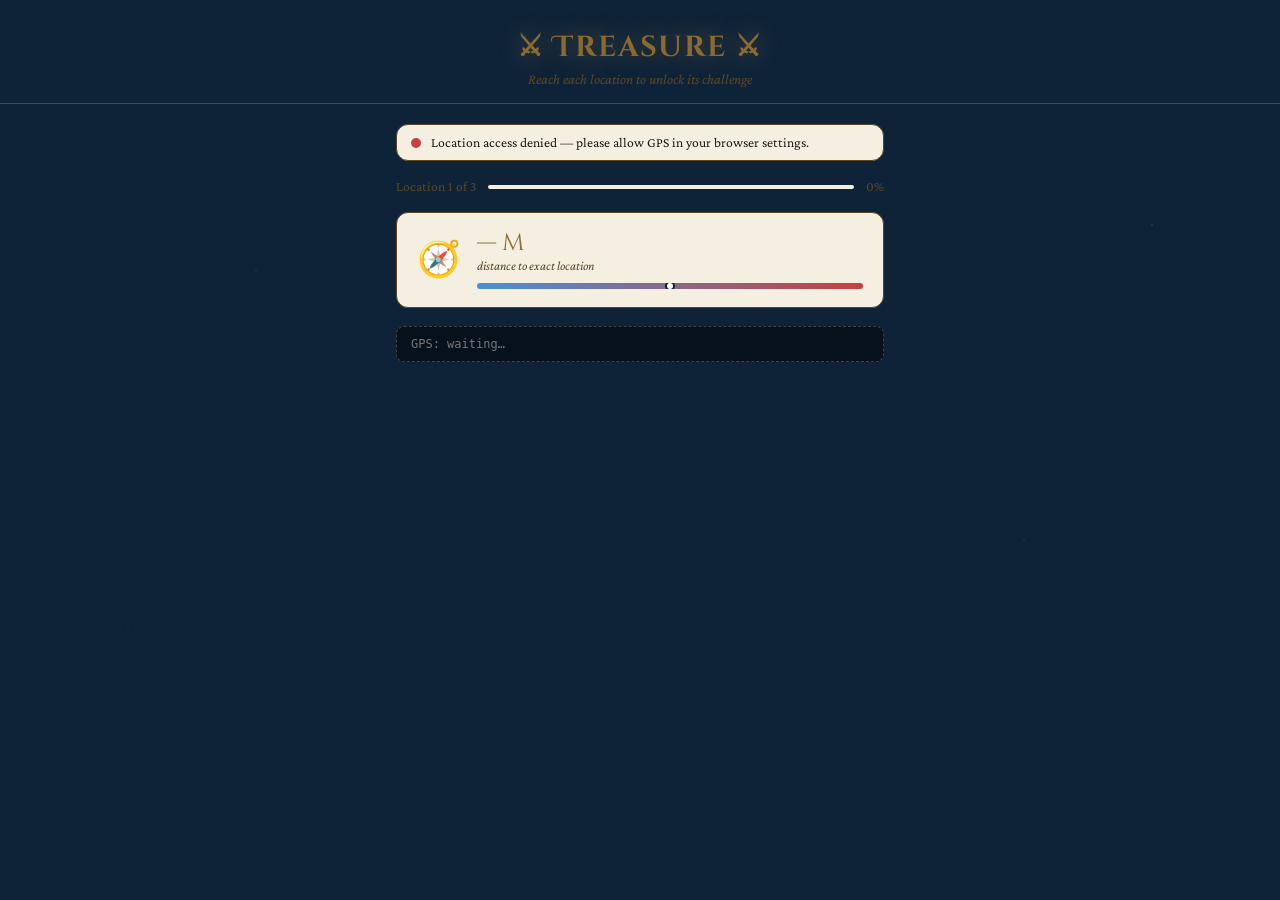
<file: index.html>
<!DOCTYPE html>
<html lang="en">
<head>
  <meta charset="UTF-8" />
  <meta name="viewport" content="width=device-width, initial-scale=1.0" />
  <meta name="apple-mobile-web-app-capable" content="yes" />
  <meta name="mobile-web-app-capable" content="yes" />
  <title>ArmyRiot | Location Hunt</title>
  <link rel="manifest" href="manifest.json" />
  <link rel="apple-touch-icon" href="icon.svg" />
  <link rel="preconnect" href="https://fonts.googleapis.com" />
  <link href="https://fonts.googleapis.com/css2?family=Cinzel+Decorative:wght@700&family=Crimson+Pro:ital,wght@0,300;0,400;1,300&display=swap" rel="stylesheet" />

  <style>
    :root {
      --bg:        #0f2338;
      --surface:   #f4efe1;
      --gold:      #8c6a2f;
      --gold-dim:  #5d4721;
      --parchment: #1f1a17;
      --red:       #c94040;
      --green:     #4caf78;
      --text:      #1f1a17;
      --radius:    12px;
    }

    *, *::before, *::after { box-sizing: border-box; margin: 0; padding: 0; }

    body {
      background: var(--bg);
      color: var(--text);
      font-family: 'Crimson Pro', Georgia, serif;
      font-size: 18px;
      min-height: 100dvh;
      display: flex;
      flex-direction: column;
      overflow-x: hidden;
    }

    /* subtle paper-dust field */
    body::before {
      content: '';
      position: fixed; inset: 0;
      background-image:
        radial-gradient(1px 1px at 20% 30%, rgba(255,255,255,.18), transparent),
        radial-gradient(1px 1px at 55% 15%, rgba(255,255,255,.15), transparent),
        radial-gradient(1px 1px at 80% 60%, rgba(255,255,255,.14), transparent),
        radial-gradient(1px 1px at 10% 70%, rgba(255,255,255,.12), transparent),
        radial-gradient(1px 1px at 65% 80%, rgba(255,255,255,.12), transparent),
        radial-gradient(1px 1px at 40% 90%, rgba(255,255,255,.1), transparent),
        radial-gradient(1.5px 1.5px at 90% 25%, rgba(255,255,255,.14), transparent),
        radial-gradient(1px 1px at 35% 55%, rgba(255,255,255,.1), transparent);
      pointer-events: none;
      z-index: 0;
    }

    header {
      position: relative; z-index: 1;
      text-align: center;
      padding: 28px 20px 16px;
      border-bottom: 1px solid var(--gold-dim);
    }

    header h1 {
      font-family: 'Cinzel Decorative', serif;
      font-size: clamp(1.2rem, 5vw, 1.8rem);
      color: var(--gold);
      letter-spacing: .05em;
      text-shadow: 0 0 24px rgba(212,168,83,.4);
    }

    header p {
      font-style: italic;
      font-size: .9rem;
      color: var(--gold-dim);
      margin-top: 4px;
    }

    main {
      position: relative; z-index: 1;
      flex: 1;
      display: flex;
      flex-direction: column;
      gap: 18px;
      padding: 20px 16px 32px;
      max-width: 520px;
      width: 100%;
      margin: 0 auto;
    }

    /* ── GPS status bar ── */
    #gps-bar {
      display: flex;
      align-items: center;
      gap: 10px;
      background: var(--surface);
      border: 1px solid var(--gold-dim);
      border-radius: var(--radius);
      padding: 10px 14px;
      font-size: .85rem;
    }

    #gps-dot {
      width: 10px; height: 10px;
      border-radius: 50%;
      background: var(--red);
      flex-shrink: 0;
      transition: background .4s;
    }
    #gps-dot.active { background: var(--green); box-shadow: 0 0 8px var(--green); }

    /* ── Progress row ── */
    #progress-row {
      display: flex;
      align-items: center;
      justify-content: space-between;
      font-size: .85rem;
      color: var(--gold-dim);
    }

    #progress-bar-wrap {
      flex: 1; height: 4px;
      background: var(--surface);
      border-radius: 2px;
      margin: 0 12px;
      overflow: hidden;
    }

    #progress-bar-fill {
      height: 100%;
      background: var(--gold);
      border-radius: 2px;
      transition: width .6s ease;
      width: 0%;
    }

    /* ── Clue card ── */
    #clue-card {
      display: none;
      background: var(--surface);
      border: 1px solid var(--gold-dim);
      border-radius: var(--radius);
      padding: 22px 20px;
      position: relative;
      overflow: hidden;
    }

    #clue-card::before {
      content: '✦';
      position: absolute; top: 12px; right: 16px;
      color: var(--gold-dim);
      font-size: 1.1rem;
      opacity: .5;
    }

    #clue-label {
      font-family: 'Cinzel Decorative', serif;
      font-size: .65rem;
      letter-spacing: .15em;
      color: var(--gold-dim);
      text-transform: uppercase;
      margin-bottom: 10px;
    }

    #clue-title {
      font-family: 'Cinzel Decorative', serif;
      font-size: 1.05rem;
      color: var(--gold);
      margin-bottom: 12px;
      line-height: 1.4;
    }

    #clue-text {
      font-style: italic;
      line-height: 1.65;
      color: var(--parchment);
      font-size: 1rem;
    }

    /* ── Distance card ── */
    #distance-card {
      background: var(--surface);
      border: 1px solid var(--gold-dim);
      border-radius: var(--radius);
      padding: 18px 20px;
      display: flex;
      align-items: center;
      gap: 16px;
    }

    #compass {
      font-size: 2.2rem;
      line-height: 1;
      flex-shrink: 0;
      transition: transform .5s ease;
    }

    #distance-info { flex: 1; }

    #distance-value {
      font-family: 'Cinzel Decorative', serif;
      font-size: 1.5rem;
      color: var(--gold);
      line-height: 1;
    }

    #distance-label {
      font-size: .8rem;
      color: var(--gold-dim);
      margin-top: 4px;
      font-style: italic;
    }

    /* warm/cold indicator */
    #warmth-bar {
      height: 6px;
      border-radius: 3px;
      margin-top: 10px;
      background: linear-gradient(to right, #4a90d9, #c94040);
      position: relative;
      overflow: hidden;
    }
    #warmth-indicator {
      position: absolute;
      top: -2px;
      width: 10px; height: 10px;
      border-radius: 50%;
      background: white;
      border: 2px solid var(--bg);
      transform: translateX(-50%);
      transition: left .8s ease;
      left: 50%;
    }

    /* ── Unlock overlay ── */
    #unlock-panel {
      display: none;
      background: var(--surface);
      border: 2px solid var(--gold);
      border-radius: var(--radius);
      padding: 28px 22px;
      text-align: center;
      animation: fadeIn .5s ease;
    }

    #unlock-panel.visible { display: block; }

    #unlock-panel .trophy { font-size: 3rem; margin-bottom: 12px; }

    #unlock-panel h2 {
      font-family: 'Cinzel Decorative', serif;
      color: var(--gold);
      font-size: 1.1rem;
      margin-bottom: 10px;
    }

    #unlock-panel p {
      font-style: italic;
      color: var(--parchment);
      line-height: 1.65;
      margin-bottom: 20px;
    }

    #next-btn {
      background: var(--gold);
      color: #f4efe1;
      border: none;
      border-radius: 8px;
      padding: 12px 28px;
      font-family: 'Cinzel Decorative', serif;
      font-size: .85rem;
      cursor: pointer;
      letter-spacing: .05em;
      transition: opacity .2s, transform .1s;
    }
    #next-btn:active { transform: scale(.97); opacity: .85; }

    /* ── Final screen ── */
    #final-screen {
      display: none;
      text-align: center;
      padding: 30px 20px;
      animation: fadeIn .6s ease;
    }
    #final-screen.visible { display: block; }
    #final-screen .chest { font-size: 5rem; margin-bottom: 16px; }
    #final-screen h2 {
      font-family: 'Cinzel Decorative', serif;
      color: var(--gold);
      font-size: 1.3rem;
      margin-bottom: 14px;
    }
    #final-screen p {
      font-style: italic;
      color: var(--parchment);
      line-height: 1.7;
    }

    /* ── Debug panel (remove in production) ── */
    #debug {
      background: rgba(0,0,0,.5);
      border: 1px dashed #444;
      border-radius: 8px;
      padding: 10px 14px;
      font-size: .75rem;
      color: #777;
      font-family: monospace;
      word-break: break-all;
    }

    @keyframes fadeIn {
      from { opacity: 0; transform: translateY(10px); }
      to   { opacity: 1; transform: translateY(0); }
    }

    @keyframes pulse {
      0%, 100% { box-shadow: 0 0 0 0 rgba(212,168,83,.4); }
      50%       { box-shadow: 0 0 0 10px rgba(212,168,83,0); }
    }

    .pulse { animation: pulse 1.5s ease infinite; }
  </style>
</head>
<body>

<header>
  <h1>⚔ Treasure ⚔</h1>
  <p>Reach each location to unlock its challenge</p>
</header>

<main>

  <div id="gps-bar">
    <div id="gps-dot"></div>
    <span id="gps-status">Acquiring GPS signal…</span>
  </div>

  <div id="progress-row">
    <span id="progress-text">Location 1 of 3</span>
    <div id="progress-bar-wrap"><div id="progress-bar-fill"></div></div>
    <span id="progress-pct">0%</span>
  </div>

  <!-- Active location view -->
  <div id="hunt-view">

    <div id="distance-card">
      <div id="compass">🧭</div>
      <div id="distance-info">
        <div id="distance-value">— m</div>
        <div id="distance-label">distance to exact location</div>
        <div id="warmth-bar"><div id="warmth-indicator"></div></div>
      </div>
    </div>

    <!-- shown when player arrives -->
    <div id="unlock-panel">
      <div class="trophy">🏆</div>
      <h2 id="unlock-title">Location reached!</h2>
      <p id="unlock-text"></p>
      <button id="next-btn" onclick="openChallengeNow()">Open challenge →</button>
    </div>

  </div>

  <!-- shown at the end -->
  <div id="final-screen">
    <div class="chest">🎁</div>
    <h2>You found the treasure!</h2>
    <p id="final-text">Congratulations — you have completed the hunt.</p>
  </div>

  <!-- remove this block once everything works -->
  <div id="debug">GPS: waiting…</div>

</main>

<script>
// ═══════════════════════════════════════════════════════
//  CONFIGURATION — edit this section to set up your hunt
// ═══════════════════════════════════════════════════════

const ARRIVAL_RADIUS_M = 20; // metres — how close counts as "arrived"
const PROGRESS_KEY = "armyriot:location-progress";

const LOCATIONS = [
  {
    title: "The Old Oak",
    lat: 51.754396,
    lon: -1.255471,
    page: "location-1.html",
    unlock_title: "The Old Oak is reached",
    unlock_text: "The challenge page is opening now. Solve the question there to move on.",
  },
  {
    title: "The Water's Edge",
    lat: 51.752592,
    lon: -1.253930,
    page: "location-2.html",
    unlock_title: "The Water's Edge is reached",
    unlock_text: "The challenge page is opening now. Solve the question there to move on.",
  },
  {
    title: "Heart of the Village",
    lat: 51.759646,
    lon: -1.250528,
    page: "location-3.html",
    unlock_title: "The final location is reached",
    unlock_text: "The last challenge page is opening now. Finish the question there to complete the hunt.",
  },
];

const FINAL_MESSAGE = "You have reached all three locations and solved every challenge. The casefile is complete.";

// ═══════════════════════════════════════════════════════
//  APP LOGIC
// ═══════════════════════════════════════════════════════

let currentLocation = 0;
let watchId = null;
let lastDistance = null;
let redirectTimer = null;

function readProgress() {
  const raw = Number.parseInt(localStorage.getItem(PROGRESS_KEY) || "0", 10);
  if (!Number.isFinite(raw) || raw < 0) {
    return 0;
  }

  return Math.min(raw, LOCATIONS.length);
}

function writeProgress(value) {
  localStorage.setItem(PROGRESS_KEY, String(value));
}

function haversine(lat1, lon1, lat2, lon2) {
  const R = 6371000;
  const dLat = (lat2 - lat1) * Math.PI / 180;
  const dLon = (lon2 - lon1) * Math.PI / 180;
  const a = Math.sin(dLat/2)**2 +
            Math.cos(lat1 * Math.PI/180) * Math.cos(lat2 * Math.PI/180) *
            Math.sin(dLon/2)**2;
  return R * 2 * Math.asin(Math.sqrt(a));
}

function renderLocation() {
  document.getElementById('unlock-panel').classList.remove('visible');
  document.getElementById('unlock-text').textContent = '';
  document.getElementById('unlock-title').textContent = 'Location reached!';
  document.getElementById('distance-value').textContent = '— m';

  const pct = Math.round((currentLocation / LOCATIONS.length) * 100);
  document.getElementById('progress-text').textContent = `Location ${currentLocation + 1} of ${LOCATIONS.length}`;
  document.getElementById('progress-bar-fill').style.width = pct + '%';
  document.getElementById('progress-pct').textContent = pct + '%';
}

function showCompleteScreen() {
  document.getElementById('hunt-view').style.display = 'none';
  document.getElementById('final-screen').classList.add('visible');
  document.getElementById('final-text').textContent = FINAL_MESSAGE;
  document.getElementById('progress-bar-fill').style.width = '100%';
  document.getElementById('progress-pct').textContent = '100%';
  document.getElementById('progress-text').textContent = 'Complete!';
}

function openChallengeNow() {
  const target = LOCATIONS[currentLocation];
  if (!target) {
    return;
  }

  if (redirectTimer) {
    clearTimeout(redirectTimer);
    redirectTimer = null;
  }

  window.location.href = target.page;
}

function onPosition(pos) {
  const { latitude: lat, longitude: lon, accuracy } = pos.coords;

  document.getElementById('gps-dot').classList.add('active');
  document.getElementById('gps-status').textContent = `GPS active · ±${Math.round(accuracy)} m`;
  document.getElementById('debug').textContent = `GPS accuracy: ±${Math.round(accuracy)}m`;

  if (currentLocation >= LOCATIONS.length) return;

  const target = LOCATIONS[currentLocation];
  const dist   = haversine(lat, lon, target.lat, target.lon);
  lastDistance = dist;

  document.getElementById('distance-value').textContent = `${Math.round(dist)} m`;

  // warmth indicator: 0% = far (>500 m), 100% = very close (0 m)
  const warmth = Math.max(0, Math.min(1, 1 - dist / 500));
  document.getElementById('warmth-indicator').style.left = (warmth * 100) + '%';

  // rotate compass emoji for fun
  document.getElementById('compass').style.transform = `rotate(${(Date.now()/30) % 360}deg)`;

  if (dist <= ARRIVAL_RADIUS_M) {
    writeProgress(currentLocation + 1);
    showUnlock();
  }
}

function showUnlock() {
  const c = LOCATIONS[currentLocation];
  document.getElementById('unlock-title').textContent = c.unlock_title;
  document.getElementById('unlock-text').textContent  = c.unlock_text;
  const panel = document.getElementById('unlock-panel');
  panel.classList.add('visible', 'pulse');
  setTimeout(() => panel.classList.remove('pulse'), 3000);

  if (redirectTimer) {
    return;
  }

  redirectTimer = setTimeout(() => {
    redirectTimer = null;
    window.location.href = c.page;
  }, 1100);
}

function onError(err) {
  document.getElementById('gps-dot').classList.remove('active');
  const msgs = {
    1: 'Location access denied — please allow GPS in your browser settings.',
    2: 'GPS signal unavailable. Try moving outdoors.',
    3: 'GPS request timed out. Retrying…',
  };
  document.getElementById('gps-status').textContent = msgs[err.code] || 'GPS error.';
}

function startTracking() {
  if (!navigator.geolocation) {
    document.getElementById('gps-status').textContent = 'GPS not supported by this browser.';
    return;
  }
  watchId = navigator.geolocation.watchPosition(onPosition, onError, {
    enableHighAccuracy: true,
    maximumAge: 5000,
    timeout: 15000,
  });
}

// Init
currentLocation = readProgress();
if (currentLocation >= LOCATIONS.length) {
  showCompleteScreen();
} else {
  renderLocation();
  startTracking();
}
</script>
</body>
</html>
</file>
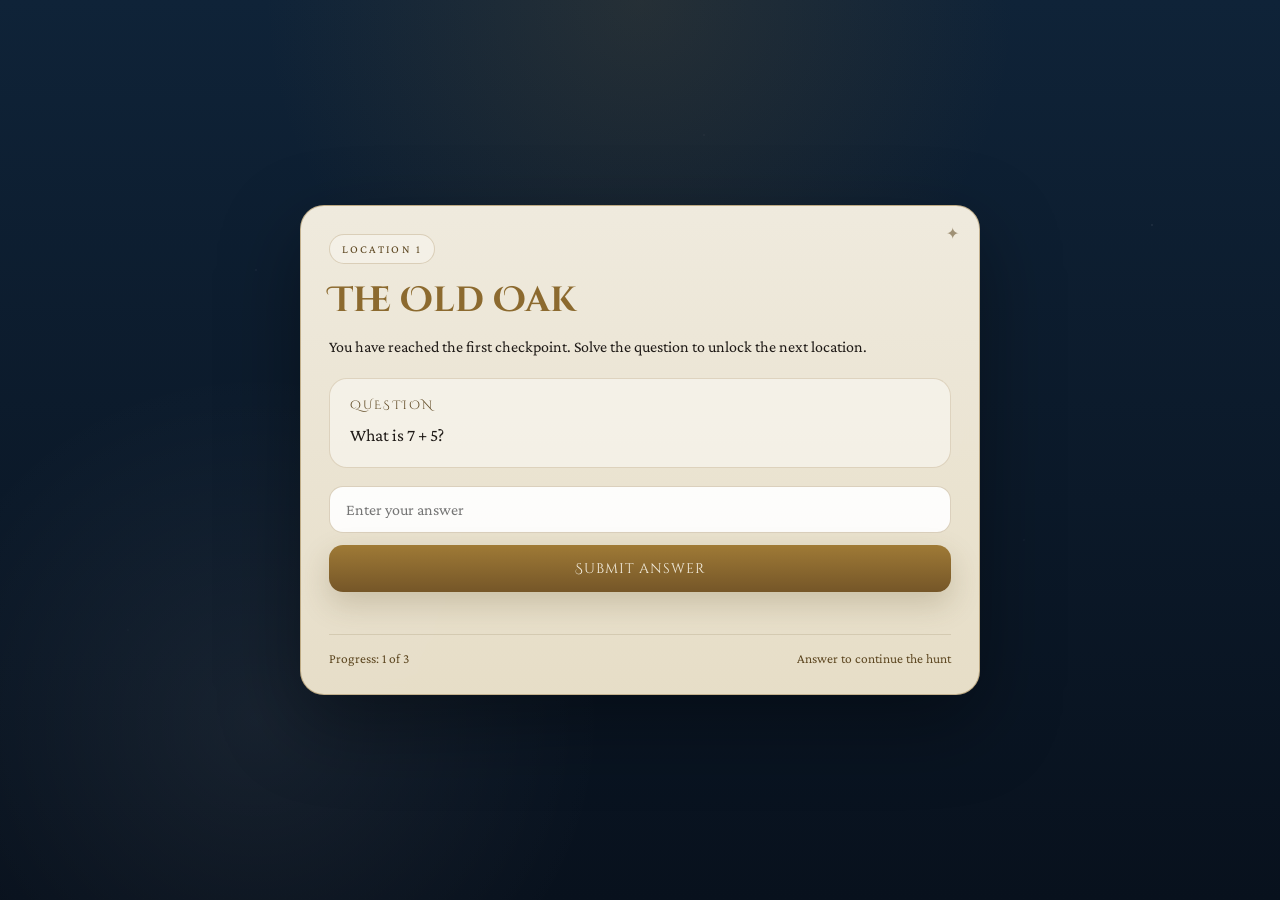
<file: location-1.html>
<!DOCTYPE html>
<html lang="en">
<head>
  <meta charset="UTF-8" />
  <meta name="viewport" content="width=device-width, initial-scale=1.0" />
  <title>Location 1 | ArmyRiot</title>
  <link rel="apple-touch-icon" href="icon.svg" />
  <link rel="preconnect" href="https://fonts.googleapis.com" />
  <link rel="preconnect" href="https://fonts.gstatic.com" crossorigin />
  <link href="https://fonts.googleapis.com/css2?family=Cinzel+Decorative:wght@700&family=Crimson+Pro:ital,wght@0,300;0,400;1,300&display=swap" rel="stylesheet" />
  <link rel="stylesheet" href="challenge.css" />
</head>
<body data-stage="1" data-answer="12" data-next="index.html" data-success="Correct. Return to the tracker for the next location." data-blocked="Reach the first location from the tracker before opening this challenge.">
  <main class="shell">
    <section class="card">
      <div class="badge">Location 1</div>
      <h1>The Old Oak</h1>
      <p class="intro">You have reached the first checkpoint. Solve the question to unlock the next location.</p>

      <div class="question-box">
        <div class="question-label">Question</div>
        <p class="question">What is 7 + 5?</p>
      </div>

      <form data-challenge-form>
        <label class="sr-only" for="answer">Your answer</label>
        <input id="answer" name="answer" type="text" autocomplete="off" inputmode="text" placeholder="Enter your answer" />
        <button type="submit">Submit answer</button>
      </form>

      <p class="status" data-result></p>
      <p class="footnote" data-lock-note></p>

      <div class="footer">
        <span>Progress: 1 of 3</span>
        <span>Answer to continue the hunt</span>
      </div>
    </section>
  </main>

  <script src="challenge.js"></script>
</body>
</html>
</file>
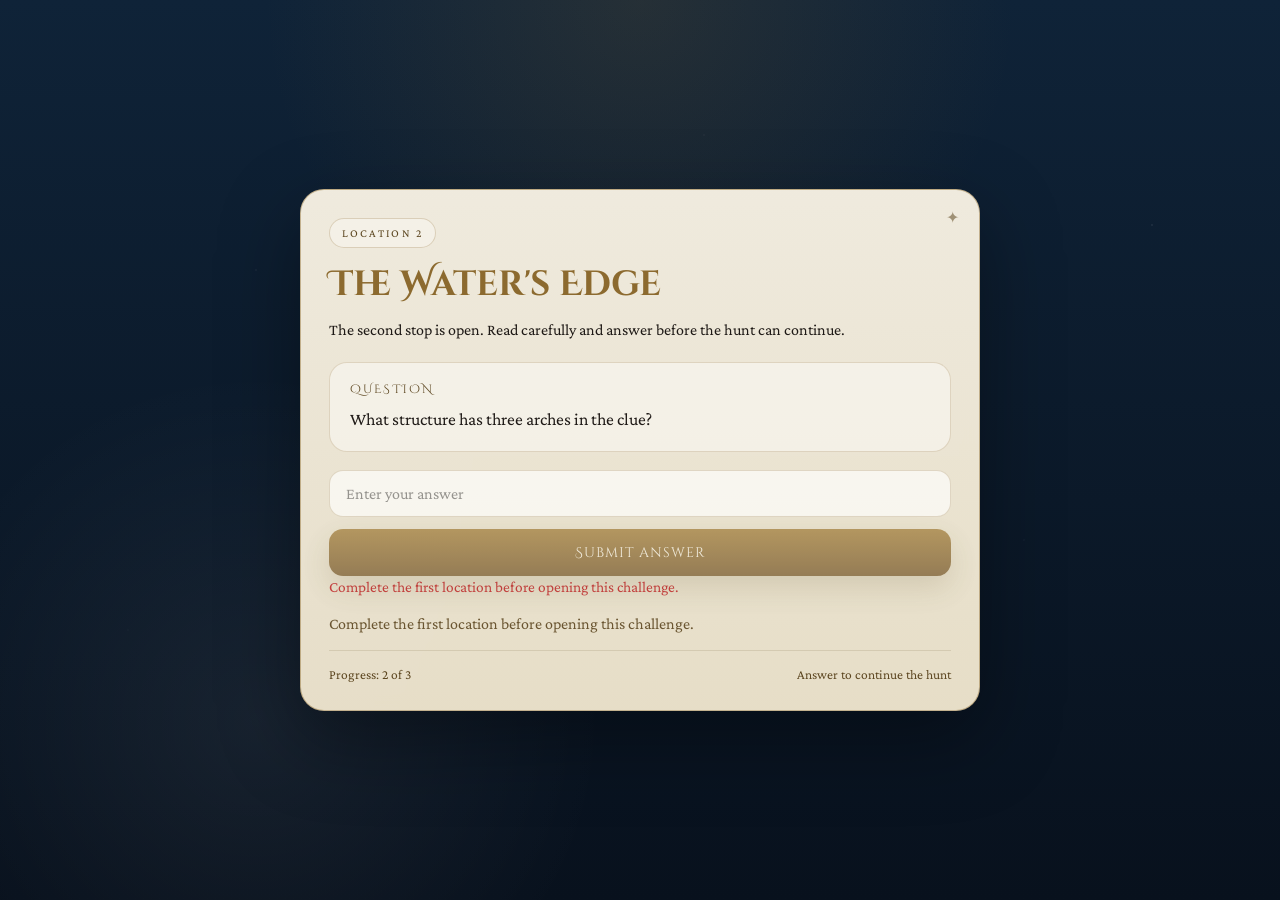
<file: location-2.html>
<!DOCTYPE html>
<html lang="en">
<head>
  <meta charset="UTF-8" />
  <meta name="viewport" content="width=device-width, initial-scale=1.0" />
  <title>Location 2 | ArmyRiot</title>
  <link rel="apple-touch-icon" href="icon.svg" />
  <link rel="preconnect" href="https://fonts.googleapis.com" />
  <link rel="preconnect" href="https://fonts.gstatic.com" crossorigin />
  <link href="https://fonts.googleapis.com/css2?family=Cinzel+Decorative:wght@700&family=Crimson+Pro:ital,wght@0,300;0,400;1,300&display=swap" rel="stylesheet" />
  <link rel="stylesheet" href="challenge.css" />
</head>
<body data-stage="2" data-answer="bridge" data-next="index.html" data-success="Correct. The tracker will send you on to the final location." data-blocked="Complete the first location before opening this challenge.">
  <main class="shell">
    <section class="card">
      <div class="badge">Location 2</div>
      <h1>The Water's Edge</h1>
      <p class="intro">The second stop is open. Read carefully and answer before the hunt can continue.</p>

      <div class="question-box">
        <div class="question-label">Question</div>
        <p class="question">What structure has three arches in the clue?</p>
      </div>

      <form data-challenge-form>
        <label class="sr-only" for="answer">Your answer</label>
        <input id="answer" name="answer" type="text" autocomplete="off" inputmode="text" placeholder="Enter your answer" />
        <button type="submit">Submit answer</button>
      </form>

      <p class="status" data-result></p>
      <p class="footnote" data-lock-note></p>

      <div class="footer">
        <span>Progress: 2 of 3</span>
        <span>Answer to continue the hunt</span>
      </div>
    </section>
  </main>

  <script src="challenge.js"></script>
</body>
</html>
</file>
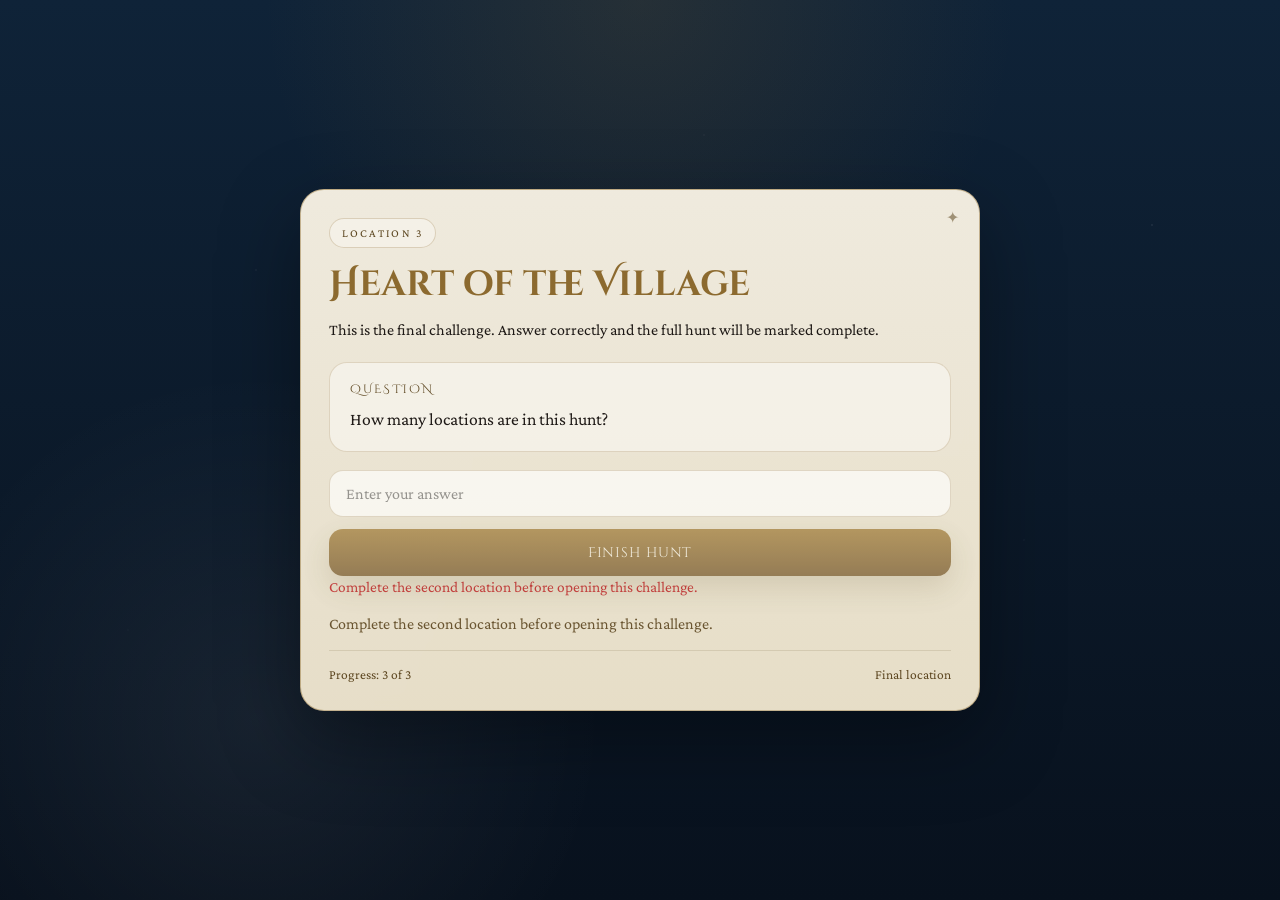
<file: location-3.html>
<!DOCTYPE html>
<html lang="en">
<head>
  <meta charset="UTF-8" />
  <meta name="viewport" content="width=device-width, initial-scale=1.0" />
  <title>Location 3 | ArmyRiot</title>
  <link rel="apple-touch-icon" href="icon.svg" />
  <link rel="preconnect" href="https://fonts.googleapis.com" />
  <link rel="preconnect" href="https://fonts.gstatic.com" crossorigin />
  <link href="https://fonts.googleapis.com/css2?family=Cinzel+Decorative:wght@700&family=Crimson+Pro:ital,wght@0,300;0,400;1,300&display=swap" rel="stylesheet" />
  <link rel="stylesheet" href="challenge.css" />
</head>
<body data-stage="3" data-answer="3" data-next="index.html" data-success="Correct. The hunt is complete and the casefile will now close." data-blocked="Complete the second location before opening this challenge.">
  <main class="shell">
    <section class="card">
      <div class="badge">Location 3</div>
      <h1>Heart of the Village</h1>
      <p class="intro">This is the final challenge. Answer correctly and the full hunt will be marked complete.</p>

      <div class="question-box">
        <div class="question-label">Question</div>
        <p class="question">How many locations are in this hunt?</p>
      </div>

      <form data-challenge-form>
        <label class="sr-only" for="answer">Your answer</label>
        <input id="answer" name="answer" type="text" autocomplete="off" inputmode="numeric" placeholder="Enter your answer" />
        <button type="submit">Finish hunt</button>
      </form>

      <p class="status" data-result></p>
      <p class="footnote" data-lock-note></p>

      <div class="footer">
        <span>Progress: 3 of 3</span>
        <span>Final location</span>
      </div>
    </section>
  </main>

  <script src="challenge.js"></script>
</body>
</html>
</file>
<file: challenge.css>
:root {
  --bg-ink: #0f2338;
  --bg-deep: #08111d;
  --panel: #f4efe1;
  --panel-2: #ebe2cb;
  --text: #1f1a17;
  --gold: #8c6a2f;
  --gold-dark: #5d4721;
  --success: #4caf78;
  --danger: #c94040;
  --radius: 24px;
}

* {
  box-sizing: border-box;
}

html, body {
  min-height: 100%;
}

body {
  margin: 0;
  min-height: 100dvh;
  display: flex;
  align-items: center;
  justify-content: center;
  padding: 24px;
  color: var(--text);
  font-family: 'Crimson Pro', Georgia, serif;
  background:
    radial-gradient(circle at top, rgba(140, 106, 47, 0.18), transparent 34%),
    radial-gradient(circle at 20% 80%, rgba(255, 255, 255, 0.06), transparent 28%),
    linear-gradient(180deg, var(--bg-ink), var(--bg-deep));
  overflow-x: hidden;
}

body::before {
  content: '';
  position: fixed;
  inset: 0;
  pointer-events: none;
  background-image:
    radial-gradient(1px 1px at 20% 30%, rgba(255, 255, 255, 0.16), transparent),
    radial-gradient(1px 1px at 55% 15%, rgba(255, 255, 255, 0.12), transparent),
    radial-gradient(1px 1px at 80% 60%, rgba(255, 255, 255, 0.1), transparent),
    radial-gradient(1px 1px at 10% 70%, rgba(255, 255, 255, 0.08), transparent),
    radial-gradient(1.5px 1.5px at 90% 25%, rgba(255, 255, 255, 0.14), transparent);
  opacity: 0.8;
}

.shell {
  width: min(680px, 100%);
  position: relative;
  z-index: 1;
}

.card {
  position: relative;
  overflow: hidden;
  border-radius: var(--radius);
  border: 1px solid rgba(140, 106, 47, 0.45);
  background: linear-gradient(180deg, rgba(244, 239, 225, 0.98), rgba(235, 226, 203, 0.98));
  box-shadow: 0 28px 80px rgba(0, 0, 0, 0.35);
  padding: 28px;
  backdrop-filter: blur(8px);
  animation: rise 0.55s ease both;
}

.card::before {
  content: '✦';
  position: absolute;
  top: 18px;
  right: 20px;
  color: var(--gold-dark);
  opacity: 0.55;
}

.badge {
  display: inline-flex;
  align-items: center;
  gap: 8px;
  margin-bottom: 18px;
  padding: 8px 12px;
  border-radius: 999px;
  border: 1px solid rgba(140, 106, 47, 0.25);
  background: rgba(255, 255, 255, 0.34);
  text-transform: uppercase;
  letter-spacing: 0.18em;
  font-size: 0.72rem;
  color: var(--gold-dark);
}

h1 {
  margin: 0 0 12px;
  font-family: 'Cinzel Decorative', serif;
  font-size: clamp(1.65rem, 4vw, 2.2rem);
  line-height: 1.1;
  color: var(--gold);
}

.intro {
  margin: 0 0 18px;
  font-size: 1rem;
  line-height: 1.7;
  color: var(--text);
}

.question-box {
  padding: 18px 20px;
  border-radius: 18px;
  border: 1px solid rgba(140, 106, 47, 0.22);
  background: rgba(255, 255, 255, 0.45);
  margin-bottom: 18px;
}

.question-label {
  margin-bottom: 8px;
  font-family: 'Cinzel Decorative', serif;
  font-size: 0.75rem;
  letter-spacing: 0.18em;
  text-transform: uppercase;
  color: var(--gold-dark);
}

.question {
  margin: 0;
  font-size: 1.1rem;
  line-height: 1.6;
}

form {
  display: grid;
  gap: 12px;
}

label.sr-only {
  position: absolute;
  width: 1px;
  height: 1px;
  padding: 0;
  margin: -1px;
  overflow: hidden;
  clip: rect(0, 0, 0, 0);
  white-space: nowrap;
  border: 0;
}

input {
  width: 100%;
  border: 1px solid rgba(140, 106, 47, 0.3);
  border-radius: 14px;
  background: rgba(255, 255, 255, 0.9);
  color: var(--text);
  padding: 14px 16px;
  font: inherit;
  font-size: 1rem;
  outline: none;
  transition: border-color 0.2s ease, box-shadow 0.2s ease;
}

input:focus {
  border-color: rgba(140, 106, 47, 0.7);
  box-shadow: 0 0 0 4px rgba(140, 106, 47, 0.15);
}

button {
  border: 0;
  border-radius: 14px;
  padding: 14px 18px;
  font-family: 'Cinzel Decorative', serif;
  font-size: 0.9rem;
  letter-spacing: 0.06em;
  color: #f4efe1;
  background: linear-gradient(180deg, #9f7a36, #755628);
  cursor: pointer;
  box-shadow: 0 12px 30px rgba(93, 71, 33, 0.22);
  transition: transform 0.15s ease, opacity 0.15s ease;
}

button:hover {
  transform: translateY(-1px);
}

button:active {
  transform: translateY(0) scale(0.99);
  opacity: 0.92;
}

button:disabled,
input:disabled {
  cursor: not-allowed;
  opacity: 0.72;
}

.status {
  min-height: 1.4em;
  margin: 2px 0 0;
  font-size: 0.96rem;
}

.status.success {
  color: var(--success);
}

.status.error {
  color: var(--danger);
}

.footer {
  display: flex;
  justify-content: space-between;
  gap: 16px;
  margin-top: 18px;
  padding-top: 16px;
  border-top: 1px solid rgba(93, 71, 33, 0.14);
  color: var(--gold-dark);
  font-size: 0.84rem;
}

.footnote {
  color: var(--gold-dark);
  opacity: 0.9;
}

.return-link {
  display: inline-flex;
  margin-top: 14px;
  color: var(--gold);
  text-decoration: none;
  font-family: 'Cinzel Decorative', serif;
  font-size: 0.82rem;
  letter-spacing: 0.06em;
}

.return-link:hover {
  text-decoration: underline;
}

@keyframes rise {
  from {
    opacity: 0;
    transform: translateY(12px);
  }
  to {
    opacity: 1;
    transform: translateY(0);
  }
}

@media (max-width: 520px) {
  body {
    padding: 16px;
  }

  .card {
    padding: 22px 18px;
  }

  .footer {
    flex-direction: column;
  }
}
</file>
